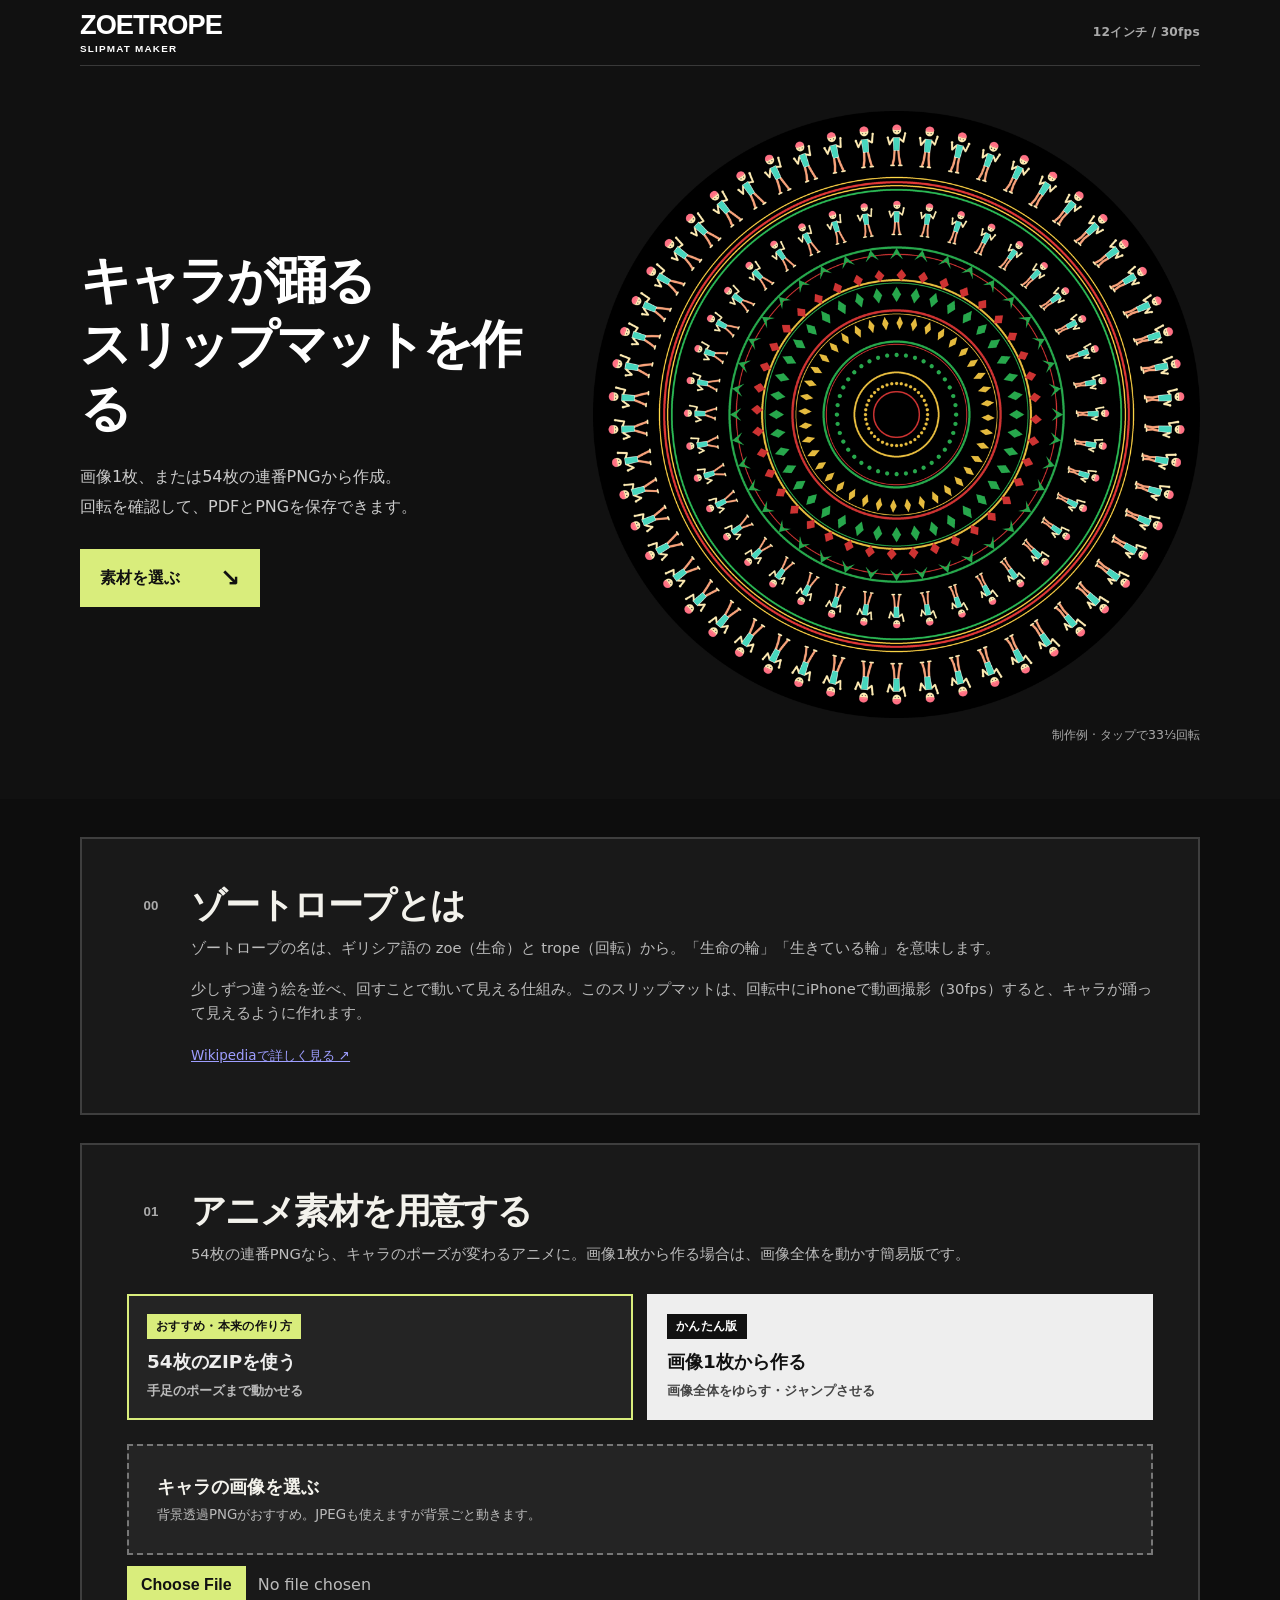
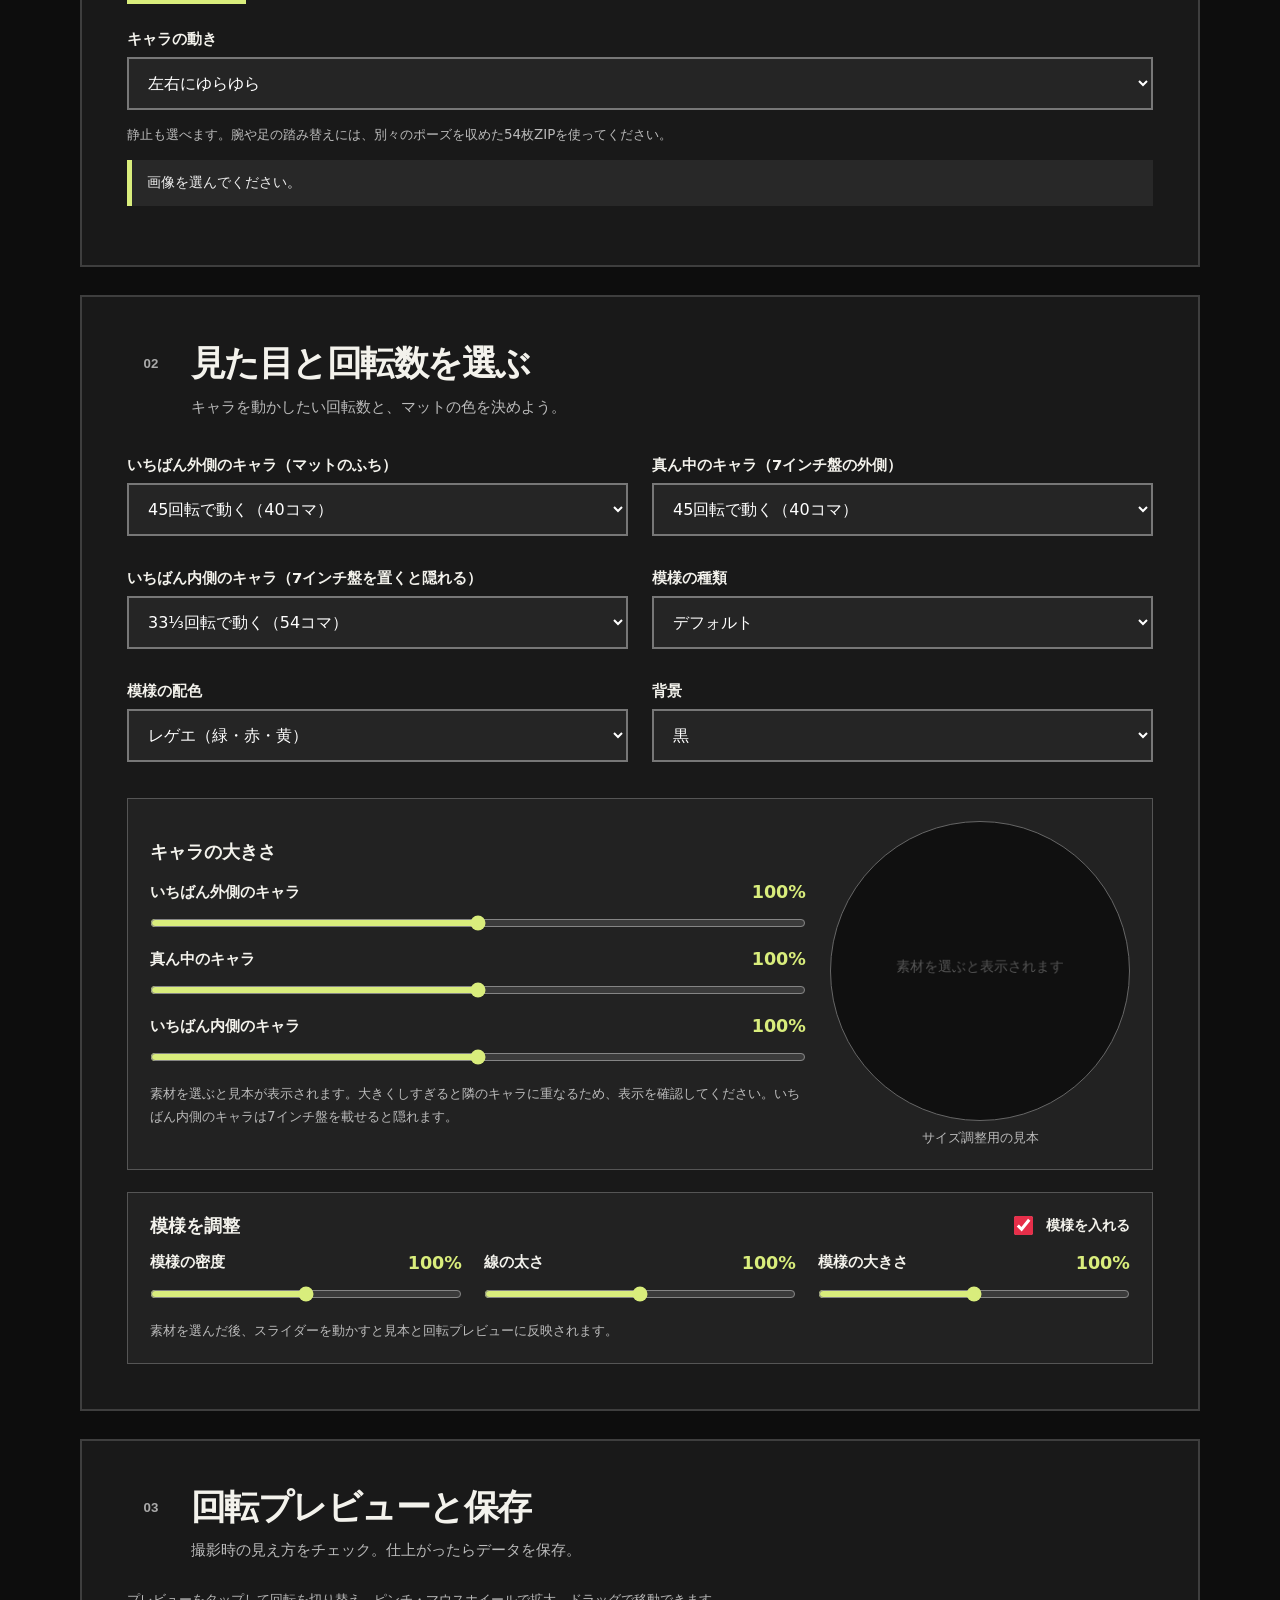
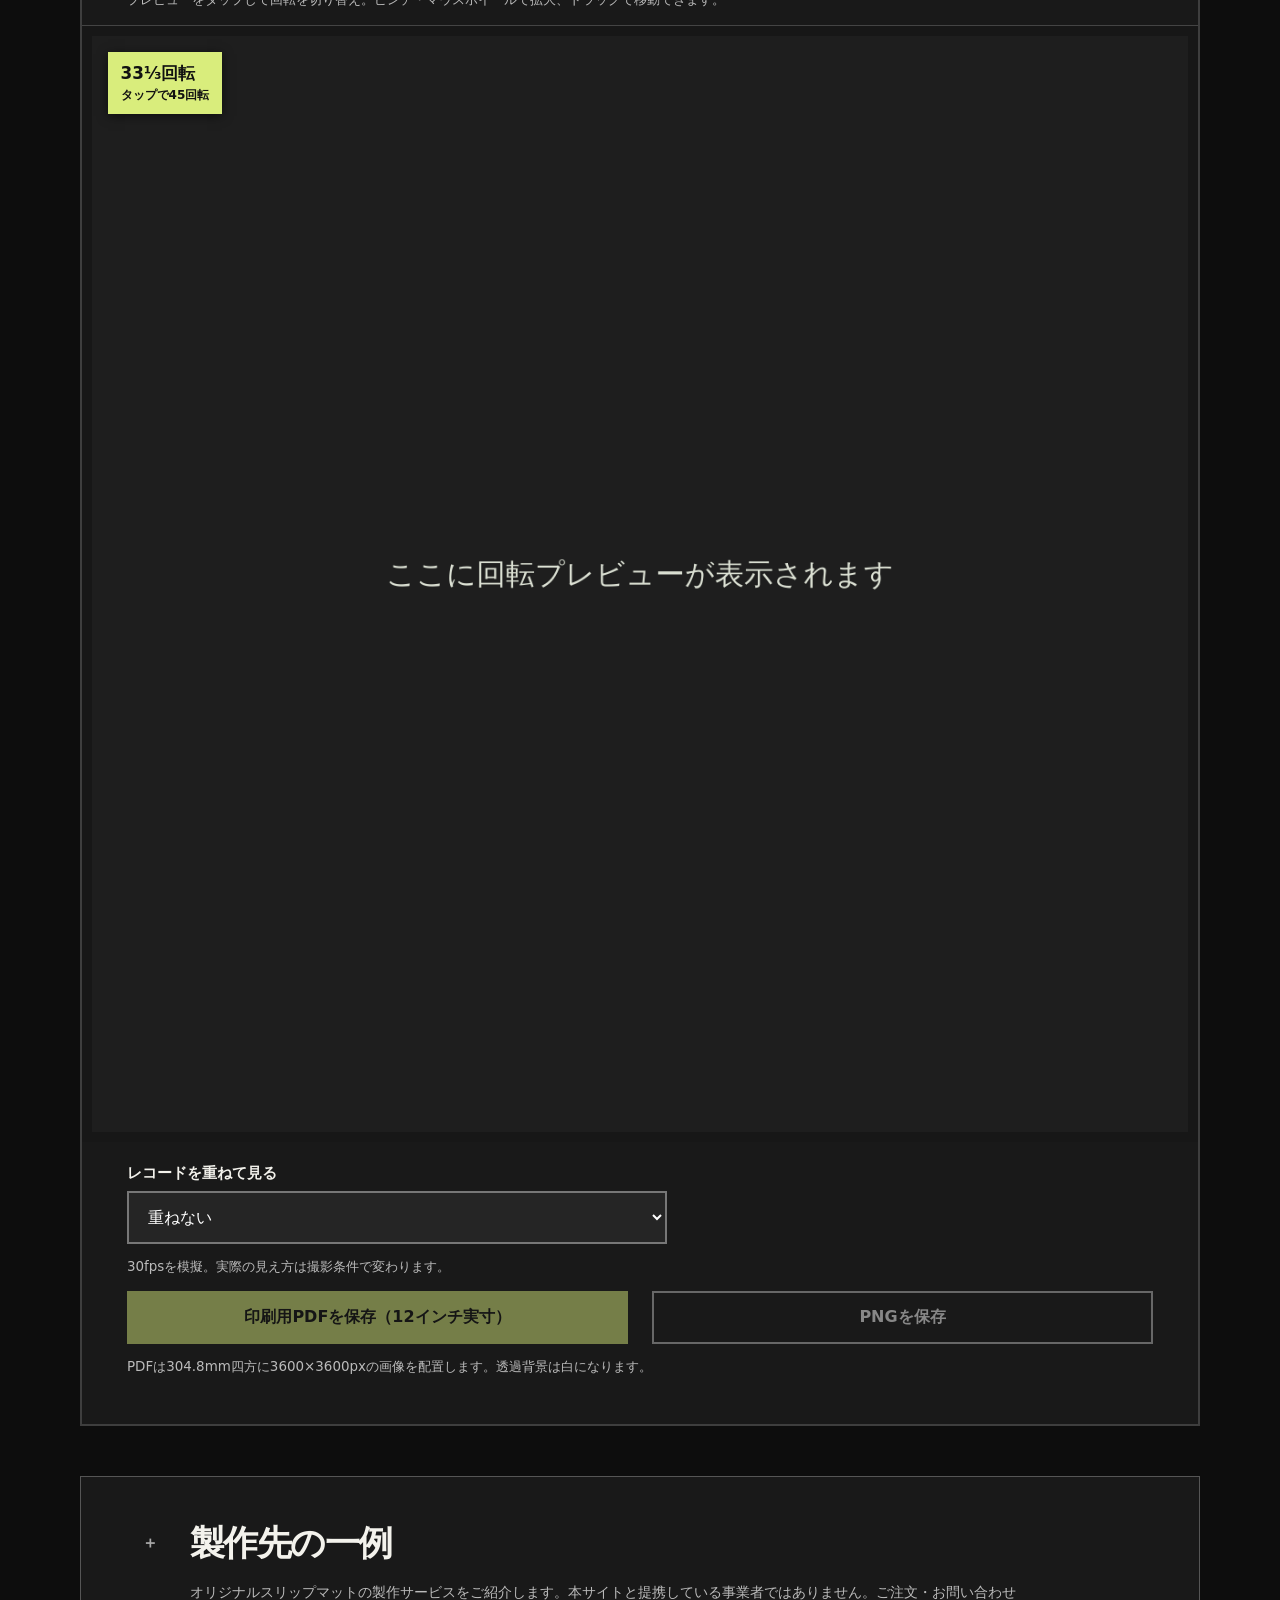
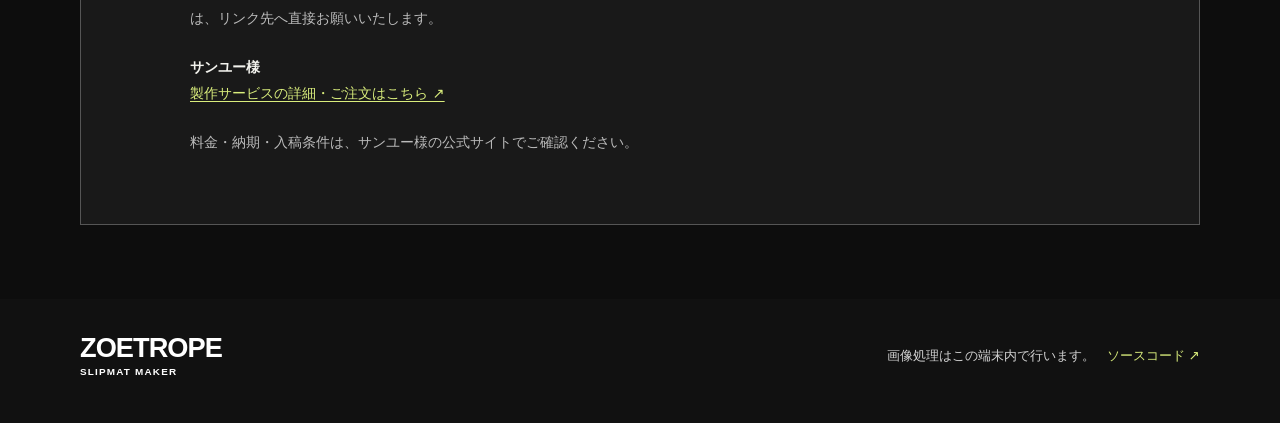
<file: docs/index.html>
<!doctype html>
<html lang="ja">
<head>
  <meta charset="utf-8">
  <meta name="viewport" content="width=device-width, initial-scale=1">
  <meta name="theme-color" content="#111111">
  <title>Zoetrope Slipmat Maker</title>
  <link rel="stylesheet" href="style.css?v=21">
</head>
<body>
  <header class="hero">
    <div class="shell">
      <div class="topbar"><a class="wordmark brand-lockup" href="#top" aria-label="Zoetrope Slipmat Maker トップ"><span class="brand-main">ZOETROPE</span> <span class="brand-sub">SLIPMAT MAKER</span></a><span class="topbar-note">12インチ / 30fps</span></div>
      <div id="top" class="hero-grid">
        <div class="hero-copy">
          <h1>キャラが踊る<br><em>スリップマットを作る</em></h1>
          <p class="hero-description">画像1枚、または54枚の連番PNGから作成。<br>回転を確認して、PDFとPNGを保存できます。</p>
          <a class="hero-cta" href="#source-title">素材を選ぶ <span aria-hidden="true">↘</span></a>
        </div>
        <figure class="hero-example"><button id="example-spin-button" class="hero-example-button" type="button" data-mode="stop" data-rate="33" aria-pressed="false" aria-label="制作例を33⅓回転で回す"><img src="example-slipmat.png" alt="キャラと幾何学模様を並べたスリップマットの制作例" width="1200" height="1200"></button><figcaption id="example-spin-caption">制作例 · タップで33⅓回転</figcaption></figure>
      </div>
    </div>
  </header>
  <main class="shell">
    <section class="card zoetrope-intro" aria-labelledby="zoetrope-title">
      <div class="step"><span>00</span><h2 id="zoetrope-title">ゾートロープとは</h2></div>
      <p class="section-intro">ゾートロープの名は、ギリシア語の zoe（生命）と trope（回転）から。「生命の輪」「生きている輪」を意味します。</p>
      <p class="section-intro">少しずつ違う絵を並べ、回すことで動いて見える仕組み。このスリップマットは、回転中にiPhoneで動画撮影（30fps）すると、キャラが踊って見えるように作れます。</p>
      <p class="hint"><a href="https://ja.wikipedia.org/wiki/ゾートロープ" target="_blank" rel="noopener noreferrer">Wikipediaで詳しく見る ↗</a></p>
    </section>
    <section class="card" aria-labelledby="source-title">
      <div class="step"><span>01</span><h2 id="source-title">アニメ素材を用意する</h2></div>
      <p class="section-intro">54枚の連番PNGなら、キャラのポーズが変わるアニメに。画像1枚から作る場合は、画像全体を動かす簡易版です。</p>
      <div class="mode-switch" role="group" aria-label="素材の種類">
        <label><input type="radio" name="source-mode" value="zip"><span class="mode-card mode-card--recommended"><small class="mode-badge">おすすめ・本来の作り方</small><strong>54枚のZIPを使う</strong><small>手足のポーズまで動かせる</small></span></label>
        <label><input type="radio" name="source-mode" value="image" checked><span class="mode-card mode-card--simple"><small class="mode-badge">かんたん版</small><strong>画像1枚から作る</strong><small>画像全体をゆらす・ジャンプさせる</small></span></label>
      </div>
      <div id="image-input-area">
        <label class="file-box" for="image-file"><strong>キャラの画像を選ぶ</strong><small>背景透過PNGがおすすめ。JPEGも使えますが背景ごと動きます。</small></label>
        <input id="image-file" type="file" accept="image/png,image/jpeg,image/webp">
        <div class="field"><label for="motion">キャラの動き</label><select id="motion"><option value="sway">左右にゆらゆら</option><option value="bounce">軽くジャンプ</option><option value="groove">ゆらゆら＋ジャンプ</option><option value="still">静止（動きなし）</option></select></div>
        <p class="hint">静止も選べます。腕や足の踏み替えには、別々のポーズを収めた54枚ZIPを使ってください。</p>
      </div>
      <div id="zip-input-area" hidden>
        <label class="file-box" for="zip-file"><strong>54枚入りZIPを選ぶ</strong><small>透過PNGの001.png〜054.png。同じ大きさの画像が必要です。</small></label>
        <input id="zip-file" type="file" accept=".zip,application/zip">
        <div class="prompt-guide">
          <h3>ChatGPTで54枚のZIPを作るなら</h3>
          <p>キャラの画像をChatGPTに添付して、下の文章を送ってください。できたZIPを保存し、この画面で選びます。</p>
          <label class="prompt-motion-label" for="prompt-motion">動きの指定 <span>下は一例です。好きな動きに書き換えられます。</span></label>
          <input id="prompt-motion" type="text" value="ゆったり左右にステップを踏み、左右の足を交互に出す、1周期のループにしてください。">
          <textarea id="zip-prompt" readonly spellcheck="false" aria-label="ChatGPTに送るプロンプト">添付したキャラ画像をもとに、ゾートロープ用のアニメーションを54コマ作ってください。ゆったり左右にステップを踏み、左右の足を交互に出す、1周期のループにしてください。

元のキャラの絵柄・顔・服・色を保ち、別のキャラに描き直さないでください。各コマで姿勢が少しずつ変わり、054.pngから001.pngへも自然につながるようにしてください。単に静止画全体を左右に動かすだけにはしないでください。

各コマは同じ大きさの512×512pxの背景透過PNGにしてください。全身が切れないようにし、キャラの大きさと中心位置、足元の基準位置を揃えてください。背景・床・影・文字は不要です。

ファイル名を001.pngから054.pngにして、54枚だけをZIPの直下にまとめ、ZIPファイルをダウンロードできる形で返してください。実際にファイルを作成・確認してください。ファイル生成ができない場合は、その旨を教えてください。</textarea>
          <div class="prompt-action"><button id="copy-zip-prompt" type="button" class="secondary">プロンプトをコピー</button><span id="copy-prompt-status" role="status" aria-live="polite"></span></div>
        </div>
      </div>
      <p id="source-status" class="status" role="status">画像を選んでください。</p>
      <div id="frames-preview" class="frames-preview" hidden><canvas id="character-canvas" width="280" height="280" aria-label="キャラの動きのプレビュー"></canvas><div><strong>キャラの動き</strong><p>54コマのつながりを確認できます。</p></div></div>
    </section>
    <section class="card" aria-labelledby="settings-title">
      <div class="step"><span>02</span><h2 id="settings-title">見た目と回転数を選ぶ</h2></div>
      <p class="section-intro">キャラを動かしたい回転数と、マットの色を決めよう。</p>
      <div class="settings-grid">
        <div class="field"><label for="outer-rpm">いちばん外側のキャラ（マットのふち）</label><select id="outer-rpm"><option value="45">45回転で動く（40コマ）</option><option value="33.33">33⅓回転で動く（54コマ）</option><option value="none">なし</option></select></div>
        <div class="field"><label for="inner-rpm">真ん中のキャラ（7インチ盤の外側）</label><select id="inner-rpm"><option value="45">45回転で動く（40コマ）</option><option value="33.33">33⅓回転で動く（54コマ）</option><option value="none">なし</option></select></div>
        <div class="field"><label for="center-rpm">いちばん内側のキャラ（7インチ盤を置くと隠れる）</label><select id="center-rpm"><option value="33.33">33⅓回転で動く（54コマ）</option><option value="45">45回転で動く（40コマ）</option><option value="none">なし</option></select></div>
        <div class="field"><label for="pattern-type">模様の種類</label><select id="pattern-type"><option value="classic" selected>デフォルト</option><option value="golden-spiral">黄金比の渦</option><option value="fibonacci">フィボナッチ配置</option><option value="branch-fractal">樹状フラクタル</option><option value="cell-fractal">細胞増殖フラクタル</option></select></div>
        <div class="field"><label for="theme">模様の配色</label><select id="theme"><option value="reggae">レゲエ（緑・赤・黄）</option><option value="neon">ネオン</option><option value="ocean">オーシャン</option><option value="sunset">サンセット</option><option value="monochrome">モノクロ</option></select></div>
        <div class="field"><label for="background">背景</label><select id="background"><option value="black">黒</option><option value="white">白（インク節約）</option><option value="transparent">透過PNG</option></select></div>
      </div>
      <div class="size-controls">
        <div class="size-fields">
          <h3>キャラの大きさ</h3>
          <div class="size-control"><label for="outer-size">いちばん外側のキャラ <output id="outer-size-value" for="outer-size">100%</output></label><input id="outer-size" type="range" min="60" max="140" step="5" value="100"></div>
          <div class="size-control"><label for="inner-size">真ん中のキャラ <output id="inner-size-value" for="inner-size">100%</output></label><input id="inner-size" type="range" min="60" max="140" step="5" value="100"></div>
          <div class="size-control"><label for="center-size">いちばん内側のキャラ <output id="center-size-value" for="center-size">100%</output></label><input id="center-size" type="range" min="60" max="140" step="5" value="100"></div>
          <p class="hint">素材を選ぶと見本が表示されます。大きくしすぎると隣のキャラに重なるため、表示を確認してください。いちばん内側のキャラは7インチ盤を載せると隠れます。</p>
        </div>
        <div class="size-preview"><canvas id="size-canvas" width="320" height="320" aria-label="大きさ調整用のスリップマット見本"></canvas><span>サイズ調整用の見本</span></div>
      </div>
      <div class="pattern-controls">
        <div class="pattern-heading"><h3>模様を調整</h3><label class="check"><input id="pattern" type="checkbox" checked>模様を入れる</label></div>
        <div class="pattern-sliders" id="pattern-sliders">
          <div class="size-control"><label for="pattern-density">模様の密度 <output id="pattern-density-value" for="pattern-density">100%</output></label><input id="pattern-density" type="range" min="50" max="150" step="10" value="100"></div>
          <div class="size-control"><label for="pattern-width">線の太さ <output id="pattern-width-value" for="pattern-width">100%</output></label><input id="pattern-width" type="range" min="50" max="150" step="10" value="100"></div>
          <div class="size-control"><label for="pattern-motif">模様の大きさ <output id="pattern-motif-value" for="pattern-motif">100%</output></label><input id="pattern-motif" type="range" min="50" max="150" step="10" value="100"></div>
        </div>
        <p class="hint">素材を選んだ後、スライダーを動かすと見本と回転プレビューに反映されます。</p>
      </div>
    </section>
    <section class="card preview-card" aria-labelledby="preview-title">
      <div class="step"><span>03</span><h2 id="preview-title">回転プレビューと保存</h2></div>
      <p class="section-intro">撮影時の見え方をチェック。仕上がったらデータを保存。</p>
      <div class="preview-layout">
        <p class="hint">プレビューをタップして回転を切り替え。ピンチ・マウスホイールで拡大、ドラッグで移動できます。</p><div class="turntable"><canvas id="disc-canvas" width="1200" height="1200" role="button" tabindex="0" aria-label="回転プレビュー、33⅓回転。タップで45回転"></canvas><div id="preview-mode-label" class="preview-mode-label" aria-live="polite">33⅓回転 <span>タップで45回転</span></div></div>
        <div class="preview-controls">
          <div class="field"><label for="record-overlay">レコードを重ねて見る</label><select id="record-overlay"><option value="none">重ねない</option><option value="7">7インチ盤を重ねて見る</option><option value="10">10インチ盤を重ねて見る</option></select></div>
          <p class="hint">30fpsを模擬。実際の見え方は撮影条件で変わります。</p>
          <p id="output-status" class="status" role="status" hidden></p>
          <button id="download-pdf" type="button" disabled>印刷用PDFを保存（12インチ実寸）</button>
          <button id="download-png" type="button" class="secondary" disabled>PNGを保存</button>
          <p class="hint">PDFは304.8mm四方に3600×3600pxの画像を配置します。透過背景は白になります。</p>
        </div>
      </div>
    </section>
    <section class="order-resources" aria-labelledby="order-title">
      <div class="step"><span>＋</span><h2 id="order-title">製作先の一例</h2></div>
      <p>オリジナルスリップマットの製作サービスをご紹介します。本サイトと提携している事業者ではありません。ご注文・お問い合わせは、リンク先へ直接お願いいたします。</p>
      <p><strong>サンユー様</strong><br><a class="vendor-reference" href="https://sanyumsc.com/index11/" target="_blank" rel="noopener noreferrer">製作サービスの詳細・ご注文はこちら ↗</a></p>
      <p>料金・納期・入稿条件は、サンユー様の公式サイトでご確認ください。</p>
    </section>
  </main>
  <footer><div class="shell footer-inner"><strong class="brand-lockup"><span class="brand-main">ZOETROPE</span> <span class="brand-sub">SLIPMAT MAKER</span></strong><small>画像処理はこの端末内で行います。<a href="https://github.com/doingkid/zoetrope-slipmat-maker">ソースコード ↗</a></small></div></footer>
  <script src="zip.js"></script>
  <script src="pdf-export.js?v=1"></script>
  <script src="app.js?v=20"></script>
</body>
</html>
</file>
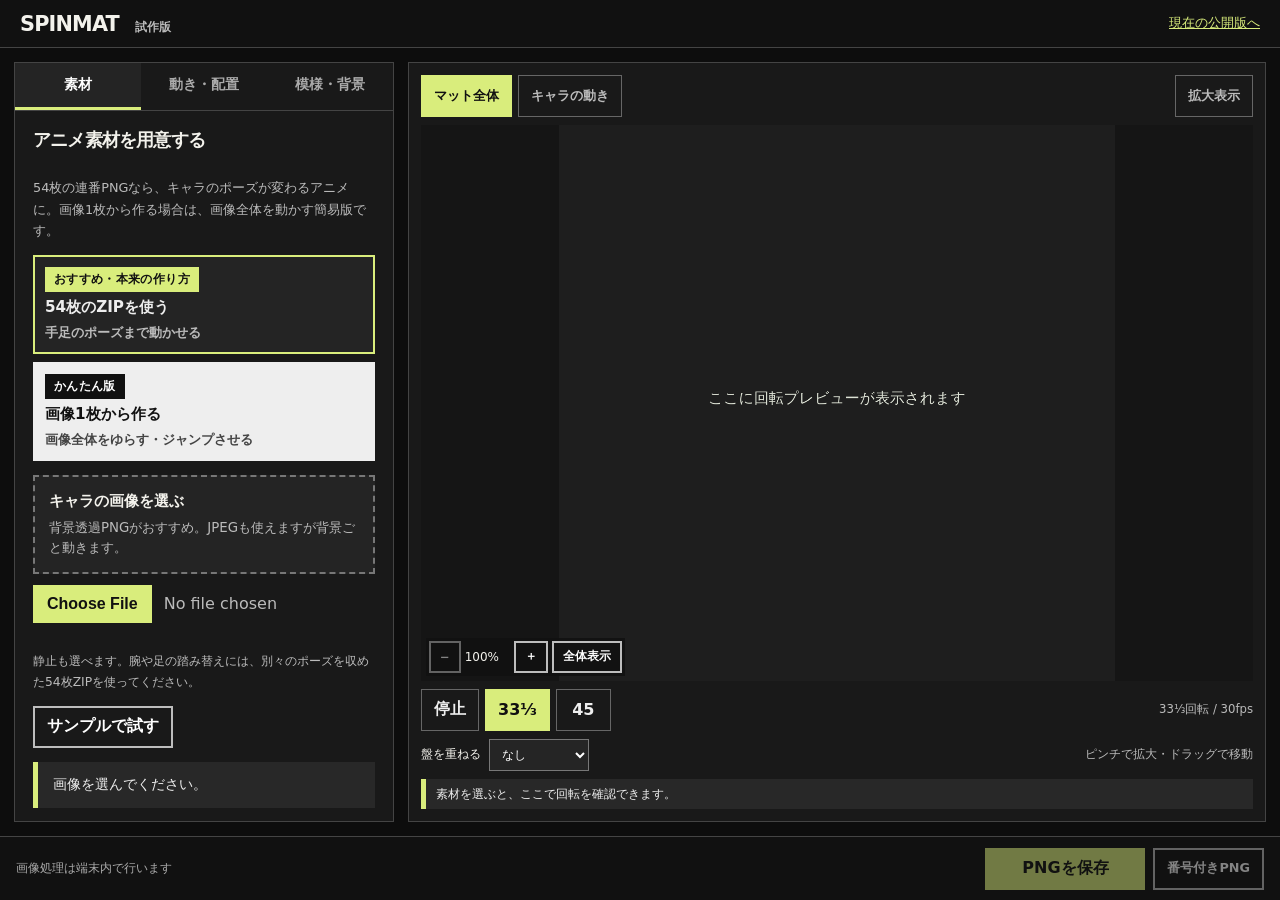
<file: docs/preview/index.html>
<!doctype html><html lang="ja"><head><meta charset="utf-8"><meta name="viewport" content="width=device-width,initial-scale=1"><title>SPINMAT · 編集画面プレビュー</title><link rel="stylesheet" href="../style.css?v=16"><link rel="stylesheet" href="editor.css?v=1"></head><body class="editor-body"><header class="editor-header"><strong>SPINMAT <small>試作版</small></strong><a href="../">現在の公開版へ</a></header><main class="workspace"><aside class="settings-pane"><nav class="editor-tabs" role="tablist" aria-label="編集項目"><button id="tab-source" role="tab" aria-controls="panel-source" aria-selected="true" data-panel="source">素材</button><button id="tab-motion" role="tab" aria-controls="panel-motion" aria-selected="false" tabindex="-1" data-panel="motion">動き・配置</button><button id="tab-pattern" role="tab" aria-controls="panel-pattern" aria-selected="false" tabindex="-1" data-panel="pattern">模様・背景</button></nav><div class="settings-scroll"><section id="panel-source" role="tabpanel" aria-labelledby="tab-source">
      <div class="step"><span>01</span><h2 id="source-title">アニメ素材を用意する</h2></div>
      <p class="section-intro">54枚の連番PNGなら、キャラのポーズが変わるアニメに。画像1枚から作る場合は、画像全体を動かす簡易版です。</p>
      <div class="mode-switch" role="group" aria-label="素材の種類">
        <label><input type="radio" name="source-mode" value="zip"><span class="mode-card mode-card--recommended"><small class="mode-badge">おすすめ・本来の作り方</small><strong>54枚のZIPを使う</strong><small>手足のポーズまで動かせる</small></span></label>
        <label><input type="radio" name="source-mode" value="image" checked><span class="mode-card mode-card--simple"><small class="mode-badge">かんたん版</small><strong>画像1枚から作る</strong><small>画像全体をゆらす・ジャンプさせる</small></span></label>
      </div>
      <div id="image-input-area">
        <label class="file-box" for="image-file"><strong>キャラの画像を選ぶ</strong><small>背景透過PNGがおすすめ。JPEGも使えますが背景ごと動きます。</small></label>
        <input id="image-file" type="file" accept="image/png,image/jpeg,image/webp">
        <div class="field"><label for="motion">キャラの動き</label><select id="motion"><option value="sway">左右にゆらゆら</option><option value="bounce">軽くジャンプ</option><option value="groove">ゆらゆら＋ジャンプ</option><option value="still">静止（動きなし）</option></select></div>
        <p class="hint">静止も選べます。腕や足の踏み替えには、別々のポーズを収めた54枚ZIPを使ってください。</p>
      </div>
      <div id="zip-input-area" hidden>
        <label class="file-box" for="zip-file"><strong>54枚入りZIPを選ぶ</strong><small>透過PNGの001.png〜054.png。同じ大きさの画像が必要です。</small></label>
        <input id="zip-file" type="file" accept=".zip,application/zip">
        <details class="prompt-guide"><summary>54枚ZIPの作り方・プロンプト</summary>
          <h3>ChatGPTで54枚のZIPを作るなら</h3>
          <p>キャラの画像をChatGPTに添付して、下の文章を送ってください。できたZIPを保存し、この画面で選びます。</p>
          <label class="prompt-motion-label" for="prompt-motion">動きの指定 <span>下は一例です。好きな動きに書き換えられます。</span></label>
          <input id="prompt-motion" type="text" value="ゆったり左右にステップを踏み、左右の足を交互に出す、1周期のループにしてください。">
          <textarea id="zip-prompt" readonly spellcheck="false" aria-label="ChatGPTに送るプロンプト">添付したキャラ画像をもとに、ゾートロープ用のアニメーションを54コマ作ってください。ゆったり左右にステップを踏み、左右の足を交互に出す、1周期のループにしてください。

元のキャラの絵柄・顔・服・色を保ち、別のキャラに描き直さないでください。各コマで姿勢が少しずつ変わり、054.pngから001.pngへも自然につながるようにしてください。単に静止画全体を左右に動かすだけにはしないでください。

各コマは同じ大きさの512×512pxの背景透過PNGにしてください。全身が切れないようにし、キャラの大きさと中心位置、足元の基準位置を揃えてください。背景・床・影・文字は不要です。

ファイル名を001.pngから054.pngにして、54枚だけをZIPの直下にまとめ、ZIPファイルをダウンロードできる形で返してください。実際にファイルを作成・確認してください。ファイル生成ができない場合は、その旨を教えてください。</textarea>
          <div class="prompt-action"><button id="copy-zip-prompt" type="button" class="secondary">プロンプトをコピー</button><span id="copy-prompt-status" role="status" aria-live="polite"></span></div>
        </details>
      </div>
      <button id="try-sample" type="button" class="secondary">サンプルで試す</button><p id="source-status" class="status" role="status">画像を選んでください。</p>
      
    </section><section id="panel-motion" role="tabpanel" aria-labelledby="tab-motion" hidden><h2>動き・配置</h2><div id="motion-slot"></div><div class="field"><label for="outer-rpm">いちばん外側のキャラ（マットのふち）</label><select id="outer-rpm"><option value="45">45回転で動く（40コマ）</option><option value="33.33">33⅓回転で動く（54コマ）</option><option value="none">なし</option></select></div><div class="field"><label for="inner-rpm">真ん中のキャラ（7インチ盤の外側）</label><select id="inner-rpm"><option value="45">45回転で動く（40コマ）</option><option value="33.33">33⅓回転で動く（54コマ）</option><option value="none">なし</option></select></div><div class="field"><label for="center-rpm">いちばん内側のキャラ（7インチ盤を置くと隠れる）</label><select id="center-rpm"><option value="33.33">33⅓回転で動く（54コマ）</option><option value="45">45回転で動く（40コマ）</option><option value="none">なし</option></select></div>
          <h3>キャラの大きさ</h3>
          <div class="size-control"><label for="outer-size">いちばん外側のキャラ <output id="outer-size-value" for="outer-size">100%</output></label><input id="outer-size" type="range" min="60" max="140" step="5" value="100"></div>
          <div class="size-control"><label for="inner-size">真ん中のキャラ <output id="inner-size-value" for="inner-size">100%</output></label><input id="inner-size" type="range" min="60" max="140" step="5" value="100"></div>
          <div class="size-control"><label for="center-size">いちばん内側のキャラ <output id="center-size-value" for="center-size">100%</output></label><input id="center-size" type="range" min="60" max="140" step="5" value="100"></div>
          <p class="hint">素材を選ぶと見本が表示されます。大きくしすぎると隣のキャラに重なるため、表示を確認してください。いちばん内側のキャラは7インチ盤を載せると隠れます。</p></section><section id="panel-pattern" role="tabpanel" aria-labelledby="tab-pattern" hidden><h2>模様・背景</h2><div class="field"><label for="theme">模様</label><select id="theme"><option value="reggae">レゲエ（緑・赤・黄）</option><option value="neon">ネオン</option><option value="ocean">オーシャン</option><option value="sunset">サンセット</option><option value="monochrome">モノクロ</option></select></div><div class="field"><label for="background">背景</label><select id="background"><option value="black">黒</option><option value="white">白（インク節約）</option><option value="transparent">透過PNG</option></select></div>
        <div class="pattern-heading"><h3>模様を調整</h3><label class="check"><input id="pattern" type="checkbox" checked>模様を入れる</label></div>
        <div class="pattern-sliders" id="pattern-sliders">
          <div class="size-control"><label for="pattern-density">模様の密度 <output id="pattern-density-value" for="pattern-density">100%</output></label><input id="pattern-density" type="range" min="50" max="150" step="10" value="100"></div>
          <div class="size-control"><label for="pattern-width">線の太さ <output id="pattern-width-value" for="pattern-width">100%</output></label><input id="pattern-width" type="range" min="50" max="150" step="10" value="100"></div>
          <div class="size-control"><label for="pattern-motif">模様の大きさ <output id="pattern-motif-value" for="pattern-motif">100%</output></label><input id="pattern-motif" type="range" min="50" max="150" step="10" value="100"></div>
        </div>
        <p class="hint">素材を選んだ後、スライダーを動かすと見本と回転プレビューに反映されます。</p></section></div></aside><section class="preview-pane" aria-label="リアルタイムプレビュー"><div class="view-tabs" role="group" aria-label="表示の切替"><button id="view-mat" aria-pressed="true">マット全体</button><button id="view-character" aria-pressed="false">キャラの動き</button><button id="expand-preview" class="secondary" aria-label="プレビューを大きく表示">拡大表示</button></div><div id="preview-stage" class="preview-stage" data-view="mat"><div class="turntable"><canvas id="disc-canvas" width="1200" height="1200" aria-label="30fps回転プレビュー"></canvas></div><div id="frames-preview" class="frames-preview" hidden><canvas id="character-canvas" width="280" height="280" aria-label="キャラの動きのプレビュー"></canvas><div><strong>キャラの動き</strong><p>54コマのつながりを確認できます。</p></div></div><div class="zoom-controls"><button id="zoom-out" class="secondary" aria-label="縮小">−</button><output id="zoom-value">100%</output><button id="zoom-in" class="secondary" aria-label="拡大">＋</button><button id="zoom-reset" class="secondary">全体表示</button></div></div><div class="transport"><button id="preview-stop" class="secondary" aria-pressed="false">停止</button><button data-rpm="33.33" aria-pressed="true">33⅓</button><button data-rpm="45" aria-pressed="false">45</button><span id="preview-rate-status" role="status">33⅓回転 / 30fps</span><select id="preview-rpm" hidden><option value="33.33">33⅓</option><option value="45">45</option></select></div><div class="overlay-row"><label for="record-overlay">盤を重ねる</label><select id="record-overlay"><option value="none">なし</option><option value="7">7インチ</option><option value="10">10インチ</option></select><span class="hint">ピンチで拡大・ドラッグで移動</span></div><p id="output-status" class="status" role="status">素材を選んでください。</p></section></main><footer class="save-bar"><span>画像処理は端末内で行います</span><button id="download-png" disabled>PNGを保存</button><button id="download-proof" class="secondary" disabled>番号付きPNG</button></footer><canvas id="size-canvas" width="320" height="320" hidden></canvas><script src="../zip.js"></script><script src="app.js?v=1"></script></body></html>
</file>
<file: docs/style.css>
:root{font-family:system-ui,-apple-system,"Hiragino Kaku Gothic ProN","Noto Sans JP",Meiryo,sans-serif;color:#161616;background:#f4f2ed;scroll-behavior:smooth}*{box-sizing:border-box}[hidden]{display:none!important}body{margin:0}button,select,input{font:inherit}.shell{width:min(1120px,calc(100% - 40px));margin:auto}.hero{background:#111;color:#fff;overflow:hidden}.topbar{height:82px;display:flex;align-items:center;justify-content:space-between;border-bottom:1px solid #ffffff4b}.wordmark{font-family:Arial,Helvetica,sans-serif;font-size:clamp(1.45rem,3vw,2.05rem);font-weight:1000;letter-spacing:-.085em;line-height:1;text-decoration:none;color:#fff}.wordmark span,footer strong span{display:inline-block;font-size:.4em;letter-spacing:0;vertical-align:top;margin:.1em 0 0 .4em}.topbar-note{font-size:.71rem;letter-spacing:.17em;font-weight:800;color:#d9ed7c}.hero-grid{position:relative;display:grid;grid-template-columns:minmax(0,1.05fr) minmax(350px,.95fr);min-height:530px;align-items:center;gap:30px}.hero-copy{position:relative;z-index:2;padding:44px 0 65px}.eyebrow{display:flex;align-items:center;gap:10px;font:800 .7rem/1.4 Arial,Helvetica,sans-serif;letter-spacing:.2em;color:#d9ed7c;margin:0 0 25px}.eyebrow-dot{width:11px;height:11px;background:#d9ed7c;border-radius:50%;box-shadow:0 0 0 5px #d9ed7c22}.hero h1{font-size:clamp(3.35rem,6vw,6.5rem);line-height:1.14;letter-spacing:-.085em;margin:0 0 24px;font-weight:950}.hero h1 em{font-style:normal;color:#d9ed7c}.hero-description{line-height:1.9;font-size:clamp(.97rem,1.35vw,1.14rem);font-weight:600;margin:0 0 28px}.hero-cta{display:inline-flex;align-items:center;justify-content:space-between;gap:46px;padding:15px 18px;background:#d9ed7c;border:2px solid #d9ed7c;color:#111;text-decoration:none;font-weight:900;min-width:190px;transition:transform .18s,background .18s}.hero-cta:hover{background:#fff;transform:translateY(-2px)}.hero-cta span{font-size:1.5rem;line-height:1}.hero-art{position:relative;display:grid;place-items:center;min-height:500px}.hero-disc{position:absolute;width:min(485px,46vw);aspect-ratio:1;border-radius:50%;border:17px solid #f2f0e9;background:repeating-conic-gradient(from 0deg,#e52f44 0 4deg,#111 4deg 8deg,#d9ed7c 8deg 12deg,#111 12deg 16deg,#d338a3 16deg 20deg,#111 20deg 24deg);box-shadow:0 0 0 8px #111,0 0 0 10px #666,25px 35px 0 #0009;transform:rotate(-12deg)}.hero-disc:before{content:"";position:absolute;inset:19%;border-radius:50%;background:#111;border:17px solid #d9ed7c;box-shadow:0 0 0 13px #111,0 0 0 16px #ee3652,0 0 0 25px #111}.hero-disc-inner{position:absolute;inset:39%;background:#e8344f;border-radius:50%;z-index:1;display:grid;place-items:center;border:8px solid #111}.hero-disc-inner:after{content:"";width:16%;aspect-ratio:1;background:#111;border-radius:50%;box-shadow:0 0 0 7px #f4f2ed}.hero-art-label{position:absolute;right:0;bottom:24px;background:#d9ed7c;color:#111;padding:12px 17px;font:900 .72rem/1.4 Arial,Helvetica,sans-serif;letter-spacing:.09em;transform:rotate(5deg)}.ticker{background:#d9ed7c;border-top:2px solid #111;border-bottom:2px solid #111;overflow:hidden;white-space:nowrap}.ticker .shell{font:900 clamp(.75rem,1.6vw,1rem)/1 Arial,Helvetica,sans-serif;letter-spacing:.08em;padding:15px 0}.ticker span{font-size:1.1rem;margin:0 20px}main{padding:38px 0 52px}.card{background:#fff;border:2px solid #171717;border-radius:0;padding:clamp(22px,3.6vw,45px);margin:0 0 28px;box-shadow:7px 7px 0 #171717}.step{display:flex;align-items:center;gap:16px}.step span{min-width:48px;height:48px;display:grid;place-items:center;border-radius:50%;background:#161616;color:#d9ed7c;font:900 1rem Arial,Helvetica,sans-serif}.step h2{margin:0;font-size:clamp(1.5rem,2.7vw,2.3rem);line-height:1.25;letter-spacing:-.045em}.section-intro{margin:9px 0 27px 64px;color:#575757;font-size:.92rem;line-height:1.65}.mode-switch{display:flex;gap:0;flex-wrap:wrap;margin-bottom:22px;border-bottom:2px solid #161616}.mode-switch label{cursor:pointer}.mode-switch input{position:absolute;opacity:0}.mode-switch span{display:block;padding:15px 22px;font-weight:850;color:#666;border-bottom:5px solid transparent;margin-bottom:-2px}.mode-switch input:checked+span{color:#111;border-bottom-color:#e62f4a}.mode-switch input:focus-visible+span{outline:3px solid #e62f4a}.file-box{display:block;padding:28px;border:2px dashed #888;cursor:pointer;background:#f4f2ed;transition:border-color .18s,background .18s}.file-box:hover{border-color:#111;background:#f5f7e8}.file-box strong,.file-box small{display:block}.file-box strong{font-size:1.15rem}.file-box small{color:#565656;line-height:1.5;margin-top:6px}input[type=file]{max-width:100%;margin:11px 0 16px}.field{display:grid;gap:8px;margin:10px 0}.field label{font-weight:850;font-size:.93rem}select{width:100%;padding:14px 15px;border:2px solid #171717;background:#fff;color:#171717;border-radius:0;min-height:52px;cursor:pointer}.hint{font-size:.84rem;color:#555;line-height:1.7}.status{padding:12px 15px;background:#f0f0e8;border-left:5px solid #111;font-size:.88rem;line-height:1.55}.status.error{color:#a12c39;background:#fff0f0;border-left-color:#db3348}.actions{display:flex;gap:10px;flex-wrap:wrap;margin-top:19px}button{border:2px solid #141414;border-radius:0;background:#141414;color:#fff;font-weight:850;padding:14px 20px;cursor:pointer;min-height:50px;transition:transform .15s,background .15s}button:hover:not(:disabled){background:#e62f4a;transform:translateY(-2px)}button:disabled{opacity:.46;cursor:not-allowed}.secondary{background:#fff;color:#171717}.secondary:hover:not(:disabled){background:#d9ed7c;color:#111}.frames-preview{display:flex;align-items:center;gap:20px;margin-top:22px;padding:16px;background:#d9ed7c}.frames-preview canvas{width:130px;height:130px;object-fit:contain;background:repeating-conic-gradient(#ddd 0 25%,#fff 0 50%) 50%/20px 20px}.frames-preview strong{font-size:1.08rem}.frames-preview p{font-size:.84rem;line-height:1.5}.settings-grid{display:grid;grid-template-columns:repeat(2,minmax(0,1fr));gap:13px 24px}.check{display:flex;align-items:center;gap:10px;margin:16px 0;font-weight:750;font-size:.9rem}.check input{width:19px;height:19px;accent-color:#e62f4a}details{margin-top:24px;border-top:1px solid #aaa;padding-top:17px}summary{cursor:pointer;font-weight:850}.preview-layout{display:grid;grid-template-columns:minmax(0,1.2fr) minmax(240px,.8fr);gap:32px;align-items:start}.turntable{background:#171717;padding:13px;border:8px solid #e62f4a}.turntable canvas{display:block;width:100%;aspect-ratio:1;background:#1e1e1e;border-radius:50%}.preview-controls{padding-top:3px}.preview-controls .hint{margin:22px 0}.preview-controls button{display:block;width:100%;margin:10px 0}.preview-controls #download-pdf{background:#d9ed7c;color:#111}.preview-controls #download-pdf:hover:not(:disabled){background:#e62f4a;color:#fff}footer{background:#111;color:#fff;padding:35px 0 45px}.footer-inner{display:grid;grid-template-columns:1fr auto;gap:6px 25px;align-items:end}footer strong{font:1000 2.8rem/1 Arial,Helvetica,sans-serif;letter-spacing:-.08em}footer p{grid-column:1;font-size:.72rem;letter-spacing:.11em;color:#d9ed7c;font-weight:800;margin:4px 0 0}footer small{grid-column:2;grid-row:1 / span 2;color:#d0d0d0}footer a{color:#d9ed7c;text-decoration:none;margin-left:12px}a:focus-visible,button:focus-visible,select:focus-visible,input:focus-visible,summary:focus-visible{outline:3px solid #e62f4a;outline-offset:3px}@media(max-width:900px){.hero-grid{grid-template-columns:1fr minmax(240px,.65fr);min-height:440px}.hero-art{min-height:390px}.hero-disc{width:min(350px,38vw)}.preview-layout{grid-template-columns:1fr}.turntable{max-width:650px}}@media(max-width:650px){.shell{width:min(100% - 26px,540px)}.topbar{height:61px}.topbar-note{font-size:.57rem}.hero-grid{display:block;min-height:0}.hero-copy{padding:34px 0 40px}.eyebrow{margin-bottom:17px;font-size:.58rem}.hero h1{font-size:clamp(3rem,13vw,4.8rem);margin-bottom:16px}.hero-description{font-size:.94rem;line-height:1.7}.hero-art{position:absolute;right:-55px;top:95px;min-height:0;width:220px;height:220px;opacity:.23;pointer-events:none}.hero-disc{width:220px;border-width:8px;box-shadow:none}.hero-art-label{display:none}.ticker .shell{font-size:.67rem;padding:12px 0}.ticker span{margin:0 10px}main{padding:24px 0 36px}.card{padding:20px;margin-bottom:22px;box-shadow:4px 4px 0 #171717}.step{gap:10px}.step span{min-width:37px;height:37px;font-size:.8rem}.step h2{font-size:1.4rem}.section-intro{margin:8px 0 18px;font-size:.81rem}.mode-switch span{padding:11px 12px;font-size:.8rem}.file-box{padding:19px}.file-box strong{font-size:1rem}.settings-grid,.preview-layout{grid-template-columns:1fr}.frames-preview canvas{width:95px;height:95px}.turntable{padding:8px;border-width:5px}.footer-inner{display:block}footer strong{font-size:2rem}footer p{margin:8px 0 22px}footer small{display:block;line-height:1.6}footer a{margin-left:0;display:inline-block}}

/* Dark studio layout */
:root{color:#f3f2ec;background:#0d0d0d;color-scheme:dark}
.hero h1{font-size:clamp(3rem,4.5vw,4.2rem);line-height:1.19;letter-spacing:-.075em}
main{background:#0d0d0d}
.card{background:#191919;border-color:#3e3e3e;box-shadow:7px 7px 0 #000}
.step span{background:#d9ed7c;color:#111}
.section-intro,.hint{color:#bbb}
.mode-switch{border-bottom-color:#555}
.mode-switch span{color:#aaa}
.mode-switch input:checked+span{color:#fff}
.file-box{background:#242424;border-color:#777}
.file-box:hover{background:#303626;border-color:#d9ed7c}
.file-box small{color:#bbb}
select{background:#252525;border-color:#777;color:#fff}
.status{background:#282828;border-left-color:#d9ed7c;color:#eee}
.status.error{background:#3a2025;color:#ffd8dd}
button{background:#d9ed7c;border-color:#d9ed7c;color:#111}
button:disabled{opacity:.48}
.secondary{background:transparent;border-color:#bdbdbd;color:#fff}
.secondary:hover:not(:disabled){color:#111}
details{border-top-color:#555}
.frames-preview{color:#111}
.preview-layout{display:block}
.preview-card{overflow:hidden}
.preview-card .turntable{margin-inline:calc(-1 * clamp(22px,3.6vw,45px));width:auto;padding:10px;border:0;border-top:5px solid #e62f4a;border-bottom:5px solid #e62f4a;display:grid;place-items:center}
.preview-card .turntable canvas{width:min(100%,1200px);height:auto}
.preview-controls{display:grid;grid-template-columns:repeat(2,minmax(0,1fr));align-items:center;gap:12px 24px;padding-top:22px}
.preview-controls .field{margin:0}
.preview-controls .hint,.preview-controls .status{grid-column:1/-1;margin:0}
.preview-controls button{margin:0}
@media(max-width:650px){
  .hero h1{font-size:clamp(2.35rem,10vw,3.3rem)}
  .card{box-shadow:4px 4px 0 #000}
  .preview-card .turntable{margin-inline:-20px;padding:4px;border-width:4px}
  .preview-controls{grid-template-columns:1fr;gap:12px}
  .preview-controls .hint,.preview-controls .status{grid-column:auto}
}
.ticker{color:#111}
input[type=file]{color:#bbb}
input[type=file]::file-selector-button{background:#d9ed7c;color:#111;border:0;padding:10px 14px;margin-right:12px;font-weight:800;cursor:pointer}
.prompt-guide{margin:24px 0 8px;padding:22px;border:1px solid #666;background:#222}
.prompt-guide h3{margin:0 0 8px;font-size:1.15rem}
.prompt-guide p{margin:0 0 15px;color:#bbb;font-size:.9rem;line-height:1.7}
.prompt-guide textarea{display:block;width:100%;height:320px;resize:vertical;padding:16px;background:#111;border:1px solid #777;border-radius:0;color:#eee;font:inherit;font-size:.88rem;line-height:1.7}
.prompt-action{display:flex;align-items:center;gap:14px;flex-wrap:wrap;margin-top:12px}
.prompt-action span{color:#d9ed7c;font-size:.86rem}
@media(max-width:650px){.prompt-guide{padding:16px}.prompt-guide textarea{height:350px}.prompt-action button{width:100%}}
.size-controls{display:grid;grid-template-columns:minmax(0,1fr) 300px;gap:24px;align-items:center;margin-top:26px;padding:22px;border:1px solid #555;background:#222}
.size-fields h3{margin:0 0 18px;font-size:1.15rem}
.size-control{margin:0 0 18px}
.size-control label{display:flex;justify-content:space-between;align-items:center;gap:12px;font-weight:800;font-size:.94rem}
.size-control output{font-variant-numeric:tabular-nums;color:#d9ed7c;font-size:1.1rem}
.size-control input{display:block;width:100%;margin:13px 0;accent-color:#d9ed7c;cursor:pointer}
.size-fields .hint{margin:0}
.pattern-controls{margin-top:22px;padding:20px 22px;border:1px solid #555;background:#222}
.pattern-controls h3{margin:0 0 15px;font-size:1.15rem}
.pattern-heading{display:flex;align-items:center;justify-content:space-between;gap:16px;margin-bottom:15px}
.pattern-heading h3{margin:0}
.pattern-heading .check{margin:0}
.pattern-sliders{display:grid;grid-template-columns:repeat(3,minmax(0,1fr));gap:12px 22px}
.pattern-sliders .size-control{margin:0}
.pattern-controls .hint{margin:5px 0 0}
input[type=range]:disabled,select:disabled{opacity:.42;cursor:not-allowed}
@media(max-width:650px){.pattern-sliders{grid-template-columns:1fr}.pattern-controls{padding:16px}}
.size-preview{text-align:center}
.size-preview canvas{display:block;width:100%;height:auto;aspect-ratio:1;border:1px solid #666;border-radius:50%;background:#101010}
.size-preview span{display:block;margin-top:9px;color:#bbb;font-size:.8rem}
@media(max-width:650px){.size-controls{grid-template-columns:1fr;gap:15px;padding:16px}.size-preview{grid-row:1}.size-preview canvas{width:min(100%,220px);margin:auto}}
.prompt-motion-label{display:block;font-weight:850;font-size:.93rem;margin:0 0 8px}
.prompt-motion-label span{display:block;color:#d9ed7c;font-size:.82rem;font-weight:650;line-height:1.5;margin-top:5px}
#prompt-motion{display:block;width:100%;padding:13px 15px;margin:0 0 18px;background:#111;border:1px solid #999;border-radius:0;color:#fff;line-height:1.5}
/* Make the frame-by-frame path the primary choice. */
.mode-switch{display:grid;grid-template-columns:repeat(2,minmax(0,1fr));gap:14px;border:0;margin:0 0 24px}
.mode-switch label{display:block;position:relative}
.mode-switch .mode-card{display:block;height:100%;margin:0;padding:18px;border:2px solid #666;background:#242424;color:#eee;transition:border-color .15s,background .15s}
.mode-switch .mode-card strong{display:block;margin:11px 0 6px;font-size:1.15rem;line-height:1.35}
.mode-switch .mode-card small{display:block;font-size:.8rem;line-height:1.5;color:#bbb}
.mode-switch .mode-card .mode-badge{display:inline-block;padding:4px 9px;width:max-content;background:#444;color:#eee;font-size:.73rem;font-weight:900;letter-spacing:.03em}
.mode-switch .mode-card--recommended{border-color:#d9ed7c}
.mode-switch .mode-card--recommended .mode-badge{background:#d9ed7c;color:#111}
.mode-switch input:checked+.mode-card--recommended{background:#d9ed7c;border-color:#d9ed7c;color:#111}
.mode-switch input:checked+.mode-card--recommended small{color:#30351a}
.mode-switch input:checked+.mode-card--recommended .mode-badge{background:#111;color:#d9ed7c}
.mode-switch input:checked+.mode-card--simple{background:#eee;border-color:#eee;color:#111}
.mode-switch input:checked+.mode-card--simple small{color:#444}
.mode-switch input:checked+.mode-card--simple .mode-badge{background:#111;color:#fff}
.mode-switch input:focus-visible+.mode-card{outline:3px solid #e62f4a;outline-offset:3px}
@media(max-width:650px){.mode-switch{grid-template-columns:1fr;gap:10px}.mode-switch .mode-card{padding:14px}.mode-switch .mode-card strong{font-size:1.04rem;margin:7px 0 3px}}
.order-resources{margin:50px 0 22px;padding:clamp(22px,3.6vw,45px);border:1px solid #555;background:#191919}
.order-resources .step span{font-size:1.35rem}
.order-resources p{max-width:850px;margin:15px 0 23px 64px;color:#bbb;font-size:.9rem;line-height:1.8}
.order-resources p strong{color:#f2f2ed}
.vendor-links{display:grid;grid-template-columns:minmax(0,1fr);max-width:540px;gap:15px}
.vendor-links a{display:flex;flex-direction:column;justify-content:center;gap:9px;min-height:112px;padding:21px 23px;border:1px solid #777;color:#fff;text-decoration:none;transition:background .15s,border-color .15s}
.vendor-links a:hover,.vendor-links a:focus-visible{background:#303626;border-color:#d9ed7c}
.vendor-links strong{font-size:1.22rem}
.vendor-links span{color:#d9ed7c;font-size:.84rem;font-weight:750}
@media(max-width:650px){.order-resources{margin:34px 0 14px;padding:20px}.order-resources p{margin:12px 0 20px}.vendor-links{grid-template-columns:1fr}.vendor-links a{min-height:88px;padding:16px}}

/* A restrained studio front page with a real output example. */
.hero{background:#111}
.topbar{height:66px;border-bottom-color:#393939}
.topbar-note{color:#aaa;font-size:.76rem;letter-spacing:.02em;font-weight:600}
.hero-grid{grid-template-columns:minmax(0,.85fr) minmax(350px,1.15fr);min-height:0;gap:clamp(26px,5vw,70px);padding:45px 0 55px}
.hero-copy{padding:0}
.hero h1{font-size:clamp(2.45rem,4vw,4.5rem);line-height:1.25;letter-spacing:-.06em;margin:0 0 22px}
.hero h1 em{color:#fff}
.hero-description{font-size:1rem;line-height:1.85;color:#ccc;font-weight:500;margin-bottom:28px}
.hero-cta{min-width:180px;gap:28px}
.hero-example{position:relative;margin:0;min-width:0;align-self:center}
.hero-example img{display:block;width:100%;height:auto;aspect-ratio:1;object-fit:contain}
.hero-example figcaption{margin-top:9px;color:#aaa;font-size:.78rem;text-align:right}
.card{box-shadow:none}
.step span{min-width:48px;height:auto;border-radius:0;background:none;color:#aaa;font-size:.83rem;font-weight:700}
.order-resources .step span{font-size:1rem}
.preview-card .turntable{border-top:1px solid #444;border-bottom:0}
.mode-switch input:focus-visible+.mode-card,a:focus-visible,button:focus-visible,select:focus-visible,input:focus-visible,summary:focus-visible{outline-color:#d9ed7c}
.footer-inner{display:flex;justify-content:space-between;align-items:center}
footer strong{font-size:1.7rem}
footer small{grid-column:auto;grid-row:auto}
@media(max-width:900px){.hero-grid{grid-template-columns:minmax(0,.9fr) minmax(270px,1.1fr);min-height:0}.hero h1{font-size:clamp(2.35rem,4vw,3.4rem)}}
@media(max-width:650px){.topbar{height:58px}.hero-grid{display:flex;flex-direction:column;gap:20px;padding:30px 0 34px}.hero-copy{padding:0}.hero h1{font-size:clamp(2.2rem,8.5vw,3.3rem);margin-bottom:15px}.hero-description{font-size:.9rem;margin-bottom:21px}.hero-example{position:relative;right:auto;top:auto;width:100%;height:auto;opacity:1;pointer-events:auto}.hero-example img{width:min(100%,460px);margin:auto}.hero-example figcaption{font-size:.73rem}.step span{min-width:37px}.footer-inner{display:block}footer strong{font-size:1.7rem}footer small{margin-top:17px}}

/* One 30fps sample per step: 54 at 33⅓ rpm, 40 at 45 rpm. */
.hero-example-button{display:block;width:100%;min-height:0;padding:0;border:0;background:none;color:inherit;cursor:pointer;overflow:hidden}
.hero-example-button:hover:not(:disabled){background:none;transform:none}
.hero-example-button img{animation:example-spin 1.8s steps(54,end) infinite;animation-play-state:paused;transform-origin:center center}
.hero-example-button[data-rate="45"] img{animation-duration:1.333333333s;animation-timing-function:steps(40,end)}
.hero-example-button[aria-pressed="true"] img{animation-play-state:running}
.hero-example-button:focus-visible{outline:3px solid #d9ed7c;outline-offset:4px}
@keyframes example-spin{to{transform:rotate(360deg)}}


/* Detail inspection and alpha preview; checkerboard is never exported. */
.preview-card .turntable{overflow:hidden;position:relative}
.preview-mode-label{position:absolute;left:clamp(12px,2vw,26px);top:clamp(12px,2vw,26px);z-index:1;padding:10px 13px;background:#d9ed7c;color:#111;font-weight:900;font-size:clamp(.84rem,1.5vw,1.05rem);pointer-events:none;box-shadow:0 2px 10px #0008}
.preview-mode-label span{display:block;font-size:.72em;font-weight:700;margin-top:2px}
#disc-canvas:focus-visible{outline:3px solid #d9ed7c;outline-offset:-5px}
#disc-canvas{touch-action:none;cursor:grab;border-radius:0}
#disc-canvas:active{cursor:grabbing}
#disc-canvas.transparent-preview,#size-canvas.transparent-preview{background:repeating-conic-gradient(#777 0 25%,#aaa 0 50%) 50%/24px 24px}

.preview-controls .field{grid-column:1/-1;max-width:540px}

/* Chapter 00: a quiet lead-in to the mechanism. */
.zoetrope-intro .zoetrope-lead{margin:22px 0 12px 64px;font-size:clamp(1.5rem,2.6vw,2rem);line-height:1.4;font-weight:600;letter-spacing:.02em;color:#f3f2ec}
.zoetrope-intro .section-intro{margin-bottom:16px}
.zoetrope-intro .hint{margin:20px 0 0 64px}
@media(max-width:650px){.zoetrope-intro .zoetrope-lead{margin-left:0}.zoetrope-intro .hint{margin-left:0}}

/* Two-line descriptive wordmark in the header and footer. */
.wordmark.brand-lockup,footer strong.brand-lockup{display:inline-flex;flex-direction:column;align-items:flex-start;gap:.3rem;font-family:Arial,Helvetica,sans-serif;font-size:clamp(1.25rem,2.5vw,1.7rem);line-height:1;font-weight:800;letter-spacing:-.035em;flex-shrink:0}
.wordmark.brand-lockup>span,footer strong.brand-lockup>span{display:block;font-size:inherit;letter-spacing:inherit;vertical-align:baseline;margin:0}
.wordmark.brand-lockup>.brand-sub,footer strong.brand-lockup>.brand-sub{font-size:.62rem;font-weight:600;letter-spacing:.12em;line-height:1.2}
.topbar{gap:16px}

.order-resources .vendor-reference{color:#d9ed7c;text-decoration:underline;text-underline-offset:.2em}
</file>
<file: docs/preview/editor.css>
:root{scroll-behavior:auto}body.editor-body{height:100vh;height:100dvh;display:grid;grid-template-rows:48px minmax(0,1fr) 64px;overflow:hidden;background:#111}button:hover:not(:disabled){transform:none}button{min-height:42px;padding:8px 12px}.editor-header{display:flex;align-items:center;justify-content:space-between;padding:0 20px;border-bottom:1px solid #444}.editor-header strong{font-size:1.3rem;letter-spacing:-.04em}.editor-header small{font-size:.72rem;color:#bbb;margin-left:10px;letter-spacing:0}.editor-header a{font-size:.8rem;color:#d9ed7c}.workspace{display:grid;grid-template-columns:minmax(300px,380px) minmax(0,1fr);gap:14px;min-height:0;padding:14px;margin:0;width:100%;overflow:hidden}.settings-pane{display:flex;flex-direction:column;min-height:0;background:#191919;border:1px solid #444}.editor-tabs{display:flex;flex:none;border-bottom:1px solid #444}.editor-tabs button{flex:1;min-width:0;border:0;border-bottom:3px solid transparent;background:transparent;color:#aaa;font-size:.85rem;padding:13px 4px;white-space:nowrap}.editor-tabs button[aria-selected=true]{color:#fff;border-bottom-color:#d9ed7c;background:#242424}.settings-scroll{overflow-y:auto;overscroll-behavior:contain;min-height:0;padding:18px}.settings-scroll h2{font-size:1.12rem;margin:0 0 16px}.settings-scroll h3{font-size:1rem;margin:20px 0 14px}.settings-scroll .step span{display:none}.settings-scroll .step h2{font-size:1.12rem}.settings-scroll .section-intro{margin:10px 0 14px;font-size:.8rem}.settings-scroll .mode-switch{grid-template-columns:1fr;gap:8px;margin-bottom:14px}.settings-scroll .mode-card{padding:10px}.settings-scroll .mode-card strong{font-size:.95rem;margin:5px 0}.settings-scroll .mode-badge{font-size:.65rem}.settings-scroll .file-box{padding:14px}.settings-scroll .file-box strong{font-size:.95rem}.settings-scroll select{min-height:42px;padding:9px}.settings-scroll .prompt-guide{padding:12px}.settings-scroll .prompt-guide summary{font-size:.85rem}.settings-scroll .prompt-guide h3{margin-top:14px}.settings-scroll .pattern-heading{flex-wrap:wrap}.settings-scroll .pattern-sliders{display:block}.settings-scroll .pattern-sliders .size-control{margin:15px 0}.settings-scroll .hint{font-size:.77rem}.preview-pane{min-height:0;display:flex;flex-direction:column;align-items:stretch;gap:8px;padding:12px;background:#191919;border:1px solid #444;overflow:hidden}.view-tabs{display:flex;justify-content:center;gap:6px;flex:none}.view-tabs button{background:transparent;color:#bbb;border:1px solid #666;font-size:.8rem}.view-tabs button[aria-pressed=true],.transport button[aria-pressed=true]{background:#d9ed7c;color:#111;border-color:#d9ed7c}.view-tabs #expand-preview{margin-left:auto}.preview-stage{position:relative;display:flex;justify-content:center;align-items:center;min-height:0;flex:1;overflow:hidden;background:#151515}.preview-stage .turntable{display:flex;justify-content:center;align-items:center;height:100%;width:100%;padding:0;border:0;max-width:none;background:none}.preview-stage #disc-canvas{height:100%;width:auto;max-width:100%;aspect-ratio:1;object-fit:contain}.preview-stage .frames-preview{background:none;padding:0;margin:0;justify-content:center;height:100%;width:100%}.preview-stage .frames-preview canvas{height:100%;width:auto;max-width:100%;object-fit:contain}.preview-stage .frames-preview>div{display:none}.preview-stage[data-view=mat] .frames-preview,.preview-stage[data-view=character] .turntable,.preview-stage[data-view=character] .zoom-controls{display:none}.zoom-controls{position:absolute;bottom:5px;left:5px;display:flex;gap:4px;margin:0;padding:3px;background:#111d}.zoom-controls button{min-height:32px;font-size:.72rem;padding:4px 9px}.zoom-controls output{font-size:.75rem;min-width:45px;align-self:center}.transport{display:flex;align-items:center;gap:6px;flex:none}.transport button{background:transparent;color:#eee;border:1px solid #666;min-width:55px}.transport span{font-size:.73rem;color:#bbb;margin-left:auto}.overlay-row{display:flex;align-items:center;gap:8px;flex:none;font-size:.78rem}.overlay-row select{width:100px;padding:4px 8px;min-height:32px;border-width:1px}.overlay-row .hint{margin:0 0 0 auto;font-size:.73rem}.preview-pane .status{font-size:.74rem;margin:0;padding:6px 10px;flex:none}.save-bar{display:flex;justify-content:flex-end;align-items:center;gap:8px;border-top:1px solid #444;padding:8px 16px;background:#111}.save-bar span{font-size:.75rem;color:#aaa;margin-right:auto}.save-bar #download-png{min-width:160px}.save-bar .secondary{font-size:.8rem}.preview-expanded .preview-pane{position:fixed;inset:0;z-index:100;padding:max(12px,env(safe-area-inset-top)) 12px max(12px,env(safe-area-inset-bottom));}.preview-expanded .settings-pane,.preview-expanded .save-bar{visibility:hidden}
@media(max-width:760px){body.editor-body{grid-template-rows:44px minmax(0,1fr) calc(60px + env(safe-area-inset-bottom))}.editor-header{padding:0 12px}.editor-header strong{font-size:1.1rem}.workspace{display:flex;flex-direction:column;gap:0;padding:0}.preview-pane{order:0;flex:none;height:44%;min-height:220px;border:0;border-bottom:1px solid #444;padding:6px 10px;gap:4px}.settings-pane{order:1;flex:1;border:0}.settings-scroll{padding:14px 16px}.editor-tabs button{padding:10px 4px;min-height:42px}.view-tabs button{min-height:30px;font-size:.72rem;padding:4px 8px}.transport button{min-height:32px;padding:4px 9px;min-width:50px}.transport span{font-size:.66rem}.overlay-row .hint{display:none}.overlay-row select{min-height:28px;font-size:.72rem}.preview-pane .status{white-space:nowrap;text-overflow:ellipsis;overflow:hidden;font-size:.66rem;padding:3px 8px}.save-bar{padding:6px 10px max(6px,env(safe-area-inset-bottom));justify-content:stretch}.save-bar span{display:none}.save-bar #download-png{flex:1;min-width:0}.save-bar button{min-height:42px}.preview-expanded .preview-pane{height:auto;min-height:0}.zoom-controls output{display:none}.zoom-controls button{min-height:28px;padding:3px 8px}}
@media(max-height:600px) and (max-width:760px){.preview-pane{height:48%;min-height:165px}.overlay-row,.preview-pane>.status{display:none}.view-tabs button{min-height:26px}.transport button{min-height:28px}}
</file>
